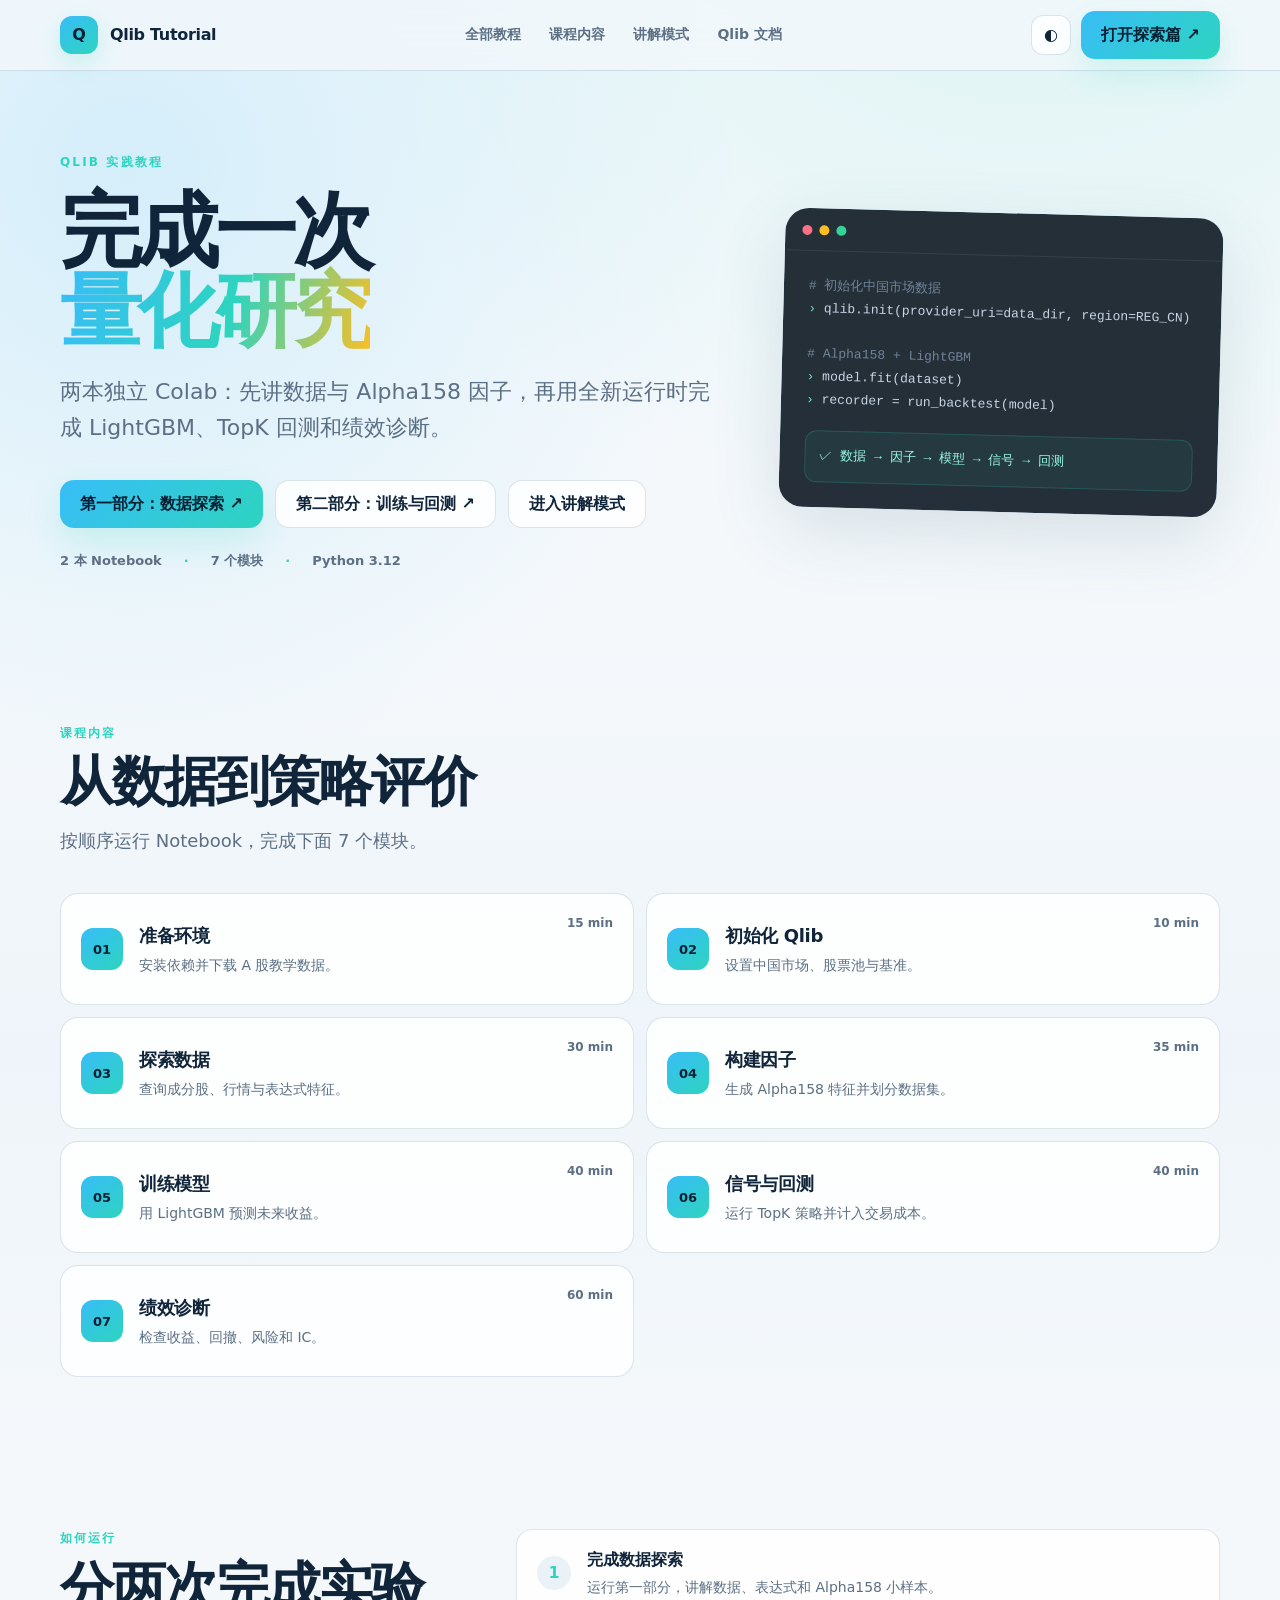
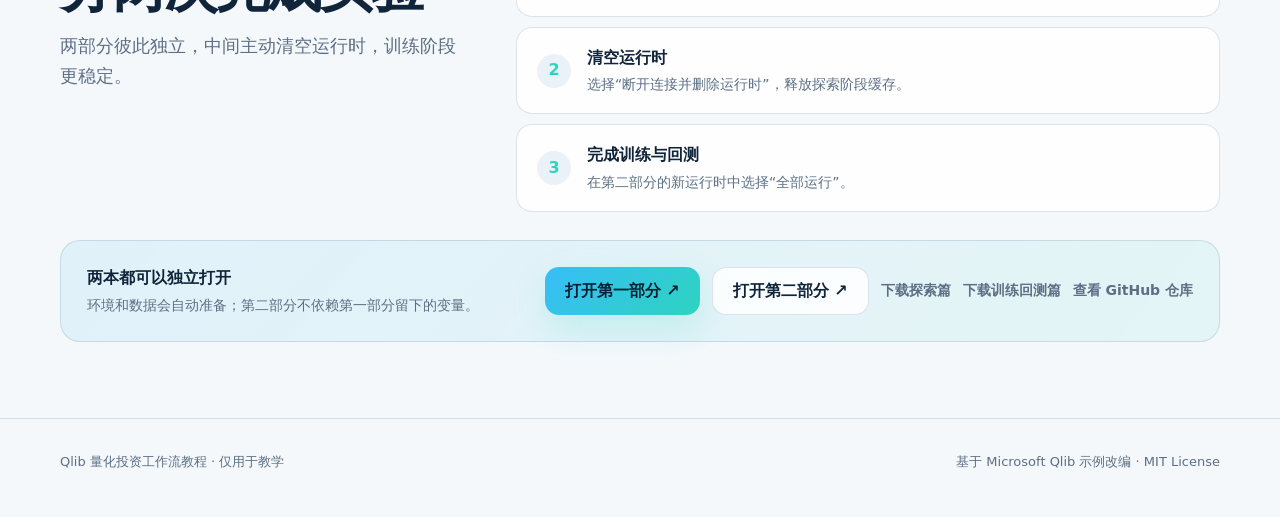
<file: docs/index.html>
<!doctype html>
<html lang="zh-CN" data-theme="light">
<head>
  <meta charset="utf-8">
  <meta name="viewport" content="width=device-width, initial-scale=1">
  <meta name="description" content="Qlib 量化投资工作流教程：在 Google Colab 中完成数据探索、因子构建、模型训练、回测与绩效分析。">
  <title>Qlib 量化投资工作流教程</title>
  <link rel="stylesheet" href="styles.css">
</head>
<body>
  <header class="site-header">
    <div class="shell nav-wrap">
      <a class="brand" href="#top" aria-label="返回首页">
        <span class="brand-mark">Q</span>
        <span>Qlib Tutorial</span>
      </a>
      <nav class="nav" data-nav aria-label="主导航">
        <a href="courses.html">全部教程</a>
        <a href="#modules">课程内容</a>
        <a href="tutorial.html?course=qlib">讲解模式</a>
        <a href="https://qlib.readthedocs.io/" target="_blank" rel="noopener noreferrer">Qlib 文档</a>
      </nav>
      <div class="nav-actions">
        <button class="icon-button" data-theme-toggle aria-label="切换明暗主题">◐</button>
        <a class="button button-primary" data-exploration-colab target="_self" href="#">打开探索篇 ↗</a>
        <button class="menu-button" data-menu-toggle aria-label="打开菜单" aria-expanded="false">☰</button>
      </div>
    </div>
  </header>

  <main id="top">
    <section class="hero">
      <div class="shell hero-grid">
        <div>
          <div class="eyebrow">Qlib 实践教程</div>
          <h1>完成一次<br><span class="gradient-text">量化研究</span></h1>
          <p class="lead">两本独立 Colab：先讲数据与 Alpha158 因子，再用全新运行时完成 LightGBM、TopK 回测和绩效诊断。</p>
          <div class="hero-actions">
            <a class="button button-primary" data-exploration-colab target="_self" href="#">第一部分：数据探索 ↗</a>
            <a class="button button-ghost" data-training-colab target="_self" href="#">第二部分：训练与回测 ↗</a>
            <a class="button button-ghost" href="tutorial.html?course=qlib">进入讲解模式</a>
          </div>
          <div class="hero-meta" aria-label="教程概况">
            <span>2 本 Notebook</span><span>7 个模块</span><span>Python 3.12</span>
          </div>
          <p class="deployment-hint" data-deployment-hint>当前为本地预览，尚未连接 GitHub 仓库；“在 Colab 中运行”会说明如何启用，下载是单独的操作。</p>
        </div>

        <div class="terminal-card" aria-label="Qlib 工作流代码示例">
          <div class="terminal-bar"><span class="dot"></span><span class="dot"></span><span class="dot"></span></div>
          <div class="terminal-body">
            <div><span class="comment"># 初始化中国市场数据</span></div>
            <div><span class="prompt">›</span> qlib.init(provider_uri=data_dir, region=REG_CN)</div>
            <br>
            <div><span class="comment"># Alpha158 + LightGBM</span></div>
            <div><span class="prompt">›</span> model.fit(dataset)</div>
            <div><span class="prompt">›</span> recorder = run_backtest(model)</div>
            <div class="terminal-result">✓ 数据 → 因子 → 模型 → 信号 → 回测</div>
          </div>
        </div>
      </div>
    </section>

    <section class="section section-alt" id="modules">
      <div class="shell">
        <div class="section-heading reveal">
          <div class="eyebrow">课程内容</div>
          <h2>从数据到策略评价</h2>
          <p>按顺序运行 Notebook，完成下面 7 个模块。</p>
        </div>
        <div class="module-list">
          <a class="module-item reveal" href="tutorial.html?course=qlib#module-1"><span class="module-number">01</span><div><h3>准备环境</h3><p>安装依赖并下载 A 股教学数据。</p></div><span class="module-time">15 min</span></a>
          <a class="module-item reveal" href="tutorial.html?course=qlib#module-2"><span class="module-number">02</span><div><h3>初始化 Qlib</h3><p>设置中国市场、股票池与基准。</p></div><span class="module-time">10 min</span></a>
          <a class="module-item reveal" href="tutorial.html?course=qlib#module-3"><span class="module-number">03</span><div><h3>探索数据</h3><p>查询成分股、行情与表达式特征。</p></div><span class="module-time">30 min</span></a>
          <a class="module-item reveal" href="tutorial.html?course=qlib#module-4"><span class="module-number">04</span><div><h3>构建因子</h3><p>生成 Alpha158 特征并划分数据集。</p></div><span class="module-time">35 min</span></a>
          <a class="module-item reveal" href="tutorial.html?course=qlib#module-5"><span class="module-number">05</span><div><h3>训练模型</h3><p>用 LightGBM 预测未来收益。</p></div><span class="module-time">40 min</span></a>
          <a class="module-item reveal" href="tutorial.html?course=qlib#module-6"><span class="module-number">06</span><div><h3>信号与回测</h3><p>运行 TopK 策略并计入交易成本。</p></div><span class="module-time">40 min</span></a>
          <a class="module-item reveal" href="tutorial.html?course=qlib#module-7"><span class="module-number">07</span><div><h3>绩效诊断</h3><p>检查收益、回撤、风险和 IC。</p></div><span class="module-time">60 min</span></a>
        </div>
      </div>
    </section>

    <section class="section" id="start">
      <div class="shell start-layout">
        <div class="section-heading reveal">
          <div class="eyebrow">如何运行</div>
          <h2>分两次完成实验</h2>
          <p>两部分彼此独立，中间主动清空运行时，训练阶段更稳定。</p>
        </div>
        <ol class="start-steps reveal">
          <li><span>1</span><div><strong>完成数据探索</strong><p>运行第一部分，讲解数据、表达式和 Alpha158 小样本。</p></div></li>
          <li><span>2</span><div><strong>清空运行时</strong><p>选择“断开连接并删除运行时”，释放探索阶段缓存。</p></div></li>
          <li><span>3</span><div><strong>完成训练与回测</strong><p>在第二部分的新运行时中选择“全部运行”。</p></div></li>
        </ol>
        <div class="start-actions reveal">
          <div>
            <strong>两本都可以独立打开</strong>
            <p>环境和数据会自动准备；第二部分不依赖第一部分留下的变量。</p>
          </div>
          <div class="hero-actions">
            <a class="button button-primary" data-exploration-colab target="_self" href="#">打开第一部分 ↗</a>
            <a class="button button-ghost" data-training-colab target="_self" href="#">打开第二部分 ↗</a>
            <a class="text-link" data-exploration-download href="#">下载探索篇</a>
            <a class="text-link" data-training-download href="#">下载训练回测篇</a>
            <a class="text-link" data-github-link href="#">查看 GitHub 仓库</a>
          </div>
        </div>
      </div>
    </section>
  </main>

  <footer class="site-footer">
    <div class="shell footer-row">
      <span>Qlib 量化投资工作流教程 · 仅用于教学</span>
      <span>基于 Microsoft Qlib 示例改编 · MIT License</span>
    </div>
  </footer>

  <dialog class="setup-dialog" data-colab-dialog aria-labelledby="colab-dialog-title">
    <button class="dialog-close" data-dialog-close aria-label="关闭">×</button>
    <div class="eyebrow">Colab link not configured</div>
    <h2 id="colab-dialog-title">还差一个 GitHub 仓库地址</h2>
    <p>Google Colab 不能直接读取电脑上的本地文件。Notebook 需要先放到公开的 GitHub 仓库，页面才能生成真正的“一键在 Colab 中运行”链接。</p>
    <ol>
      <li>将 <code>qlib_colab_tutorial</code> 推送到 GitHub；</li>
      <li>部署 <code>docs/</code> 为 GitHub Pages；</li>
      <li>再次点击按钮，即可自动跳转 Colab。</li>
    </ol>
    <div class="dialog-actions">
      <a class="button button-primary" data-exploration-download href="#">下载探索篇</a>
      <a class="button button-ghost" data-training-download href="#">下载训练回测篇</a>
      <button class="button button-ghost" data-dialog-close>知道了</button>
    </div>
  </dialog>

  <script src="site-config.js"></script>
  <script src="app.js"></script>
</body>
</html>
</file>
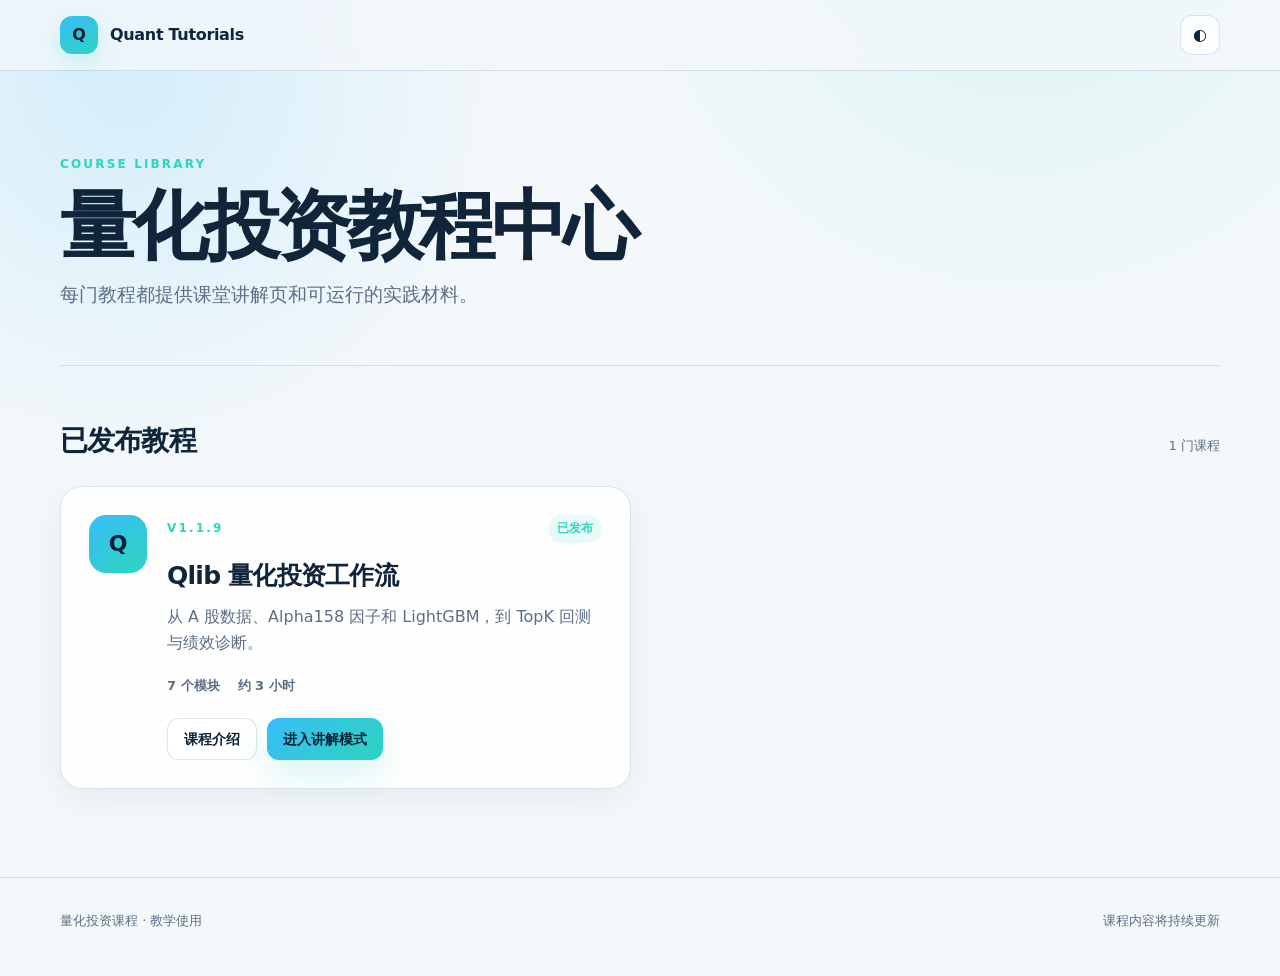
<file: docs/courses.html>
<!doctype html>
<html lang="zh-CN" data-theme="light">
<head>
  <meta charset="utf-8">
  <meta name="viewport" content="width=device-width, initial-scale=1">
  <meta name="description" content="量化投资课程教程中心：集中进入课程介绍、讲解模式与云端 Notebook。">
  <title>量化投资教程中心</title>
  <link rel="stylesheet" href="styles.css">
  <link rel="stylesheet" href="courses.css">
</head>
<body>
  <header class="site-header">
    <div class="shell nav-wrap">
      <a class="brand" href="courses.html" aria-label="教程中心首页"><span class="brand-mark">Q</span><span>Quant Tutorials</span></a>
      <div class="nav-actions"><button class="icon-button" data-theme-toggle aria-label="切换明暗主题">◐</button></div>
    </div>
  </header>

  <main class="catalog-main">
    <section class="catalog-intro shell">
      <div class="eyebrow">Course library</div>
      <h1>量化投资教程中心</h1>
      <p>每门教程都提供课堂讲解页和可运行的实践材料。</p>
    </section>

    <section class="shell catalog-section" aria-labelledby="published-title">
      <div class="catalog-heading"><h2 id="published-title">已发布教程</h2><span data-course-count>加载中…</span></div>
      <div class="course-grid" data-course-grid aria-live="polite">
        <div class="catalog-loading">正在读取课程目录…</div>
      </div>
    </section>
  </main>

  <footer class="site-footer"><div class="shell footer-row"><span>量化投资课程 · 教学使用</span><span>课程内容将持续更新</span></div></footer>
  <script src="app.js"></script>
  <script src="courses.js"></script>
</body>
</html>
</file>
<file: docs/styles.css>
:root {
  color-scheme: dark;
  --bg: #07111f;
  --bg-soft: #0c1929;
  --panel: rgba(14, 30, 48, 0.78);
  --panel-solid: #102137;
  --text: #edf6ff;
  --muted: #9fb0c5;
  --line: rgba(165, 207, 255, 0.14);
  --blue: #38bdf8;
  --cyan: #2dd4bf;
  --amber: #fbbf24;
  --purple: #a78bfa;
  --shadow: 0 24px 80px rgba(0, 0, 0, 0.32);
  --radius: 22px;
}

:root[data-theme="light"] {
  color-scheme: light;
  --bg: #f4f8fb;
  --bg-soft: #eaf2f8;
  --panel: rgba(255, 255, 255, 0.84);
  --panel-solid: #ffffff;
  --text: #10243a;
  --muted: #5c6f84;
  --line: rgba(20, 68, 105, 0.14);
  --shadow: 0 24px 70px rgba(53, 89, 116, 0.14);
}

* { box-sizing: border-box; }
html { scroll-behavior: smooth; }
body {
  margin: 0;
  min-width: 320px;
  background:
    radial-gradient(circle at 80% -10%, rgba(45, 212, 191, 0.13), transparent 30%),
    radial-gradient(circle at 10% 8%, rgba(56, 189, 248, 0.17), transparent 27%),
    var(--bg);
  color: var(--text);
  font: 16px/1.65 Inter, ui-sans-serif, system-ui, -apple-system, BlinkMacSystemFont, "Segoe UI", "Microsoft YaHei", sans-serif;
}
a { color: inherit; text-decoration: none; }
button { font: inherit; }
.shell { width: min(1160px, calc(100% - 40px)); margin: 0 auto; }

.site-header {
  position: sticky;
  top: 0;
  z-index: 20;
  border-bottom: 1px solid var(--line);
  background: color-mix(in srgb, var(--bg) 76%, transparent);
  backdrop-filter: blur(18px);
}
.nav-wrap { min-height: 70px; display: flex; align-items: center; justify-content: space-between; gap: 24px; }
.brand { display: flex; align-items: center; gap: 12px; font-weight: 760; letter-spacing: -0.02em; }
.brand-mark {
  width: 38px; height: 38px; display: grid; place-items: center; border-radius: 12px;
  background: linear-gradient(145deg, var(--blue), var(--cyan)); color: #042033; font-weight: 900;
  box-shadow: 0 8px 24px rgba(45, 212, 191, 0.22);
}
.nav { display: flex; align-items: center; gap: 28px; color: var(--muted); font-size: 14px; font-weight: 650; }
.nav a:hover { color: var(--text); }
.nav-actions { display: flex; gap: 10px; align-items: center; }
.icon-button, .menu-button {
  width: 40px; height: 40px; border: 1px solid var(--line); border-radius: 12px; color: var(--text);
  background: var(--panel); cursor: pointer;
}
.menu-button { display: none; }

.hero { padding: 82px 0 76px; position: relative; overflow: hidden; }
.hero-grid { display: grid; grid-template-columns: minmax(0, 1.2fr) minmax(320px, .8fr); gap: 64px; align-items: center; }
.eyebrow { color: var(--cyan); text-transform: uppercase; letter-spacing: .18em; font-size: 12px; font-weight: 800; }
h1 { margin: 18px 0 22px; max-width: 760px; font-size: clamp(44px, 7vw, 82px); line-height: .98; letter-spacing: -.055em; }
.gradient-text { background: linear-gradient(105deg, var(--blue), var(--cyan) 55%, var(--amber)); -webkit-background-clip: text; color: transparent; }
.lead { max-width: 680px; margin: 0; color: var(--muted); font-size: clamp(18px, 2.2vw, 22px); }
.hero-actions { display: flex; flex-wrap: wrap; gap: 12px; margin-top: 34px; }
.hero-meta { display: flex; flex-wrap: wrap; gap: 8px 22px; margin-top: 22px; color: var(--muted); font-size: 13px; font-weight: 700; }
.hero-meta span:not(:last-child)::after { content: "·"; margin-left: 22px; color: var(--cyan); }
.button {
  min-height: 48px; padding: 0 20px; display: inline-flex; align-items: center; justify-content: center; gap: 9px;
  border: 1px solid var(--line); border-radius: 14px; font-weight: 760; transition: transform .2s, box-shadow .2s, border-color .2s;
}
.button:hover { transform: translateY(-2px); border-color: rgba(56, 189, 248, .45); }
.button-primary { background: linear-gradient(135deg, var(--blue), var(--cyan)); color: #042033; border: 0; box-shadow: 0 14px 34px rgba(45, 212, 191, .18); }
.button-ghost { background: var(--panel); }
.text-link { align-self: center; color: var(--muted); font-size: 14px; font-weight: 700; }
.text-link:hover { color: var(--text); }
.deployment-hint { color: var(--muted); margin-top: 15px; font-size: 13px; }

.setup-dialog {
  width: min(580px, calc(100% - 32px));
  padding: 34px;
  border: 1px solid var(--line);
  border-radius: 24px;
  background: var(--panel-solid);
  color: var(--text);
  box-shadow: var(--shadow);
}
.setup-dialog::backdrop { background: rgba(3, 10, 18, .58); backdrop-filter: blur(5px); }
.setup-dialog h2 { margin: 10px 0 12px; font-size: 30px; letter-spacing: -.035em; }
.setup-dialog p, .setup-dialog li { color: var(--muted); }
.setup-dialog ol { padding-left: 22px; }
.setup-dialog code { padding: 2px 6px; border-radius: 6px; background: var(--bg-soft); }
.dialog-close {
  position: absolute; top: 14px; right: 16px; width: 36px; height: 36px; border: 1px solid var(--line);
  border-radius: 11px; background: transparent; color: var(--muted); cursor: pointer; font-size: 23px;
}
.dialog-actions { display: flex; flex-wrap: wrap; gap: 10px; margin-top: 24px; }

.terminal-card {
  border: 1px solid var(--line); border-radius: 24px; overflow: hidden; background: rgba(4, 14, 25, .86);
  box-shadow: var(--shadow); transform: rotate(1.5deg);
}
.terminal-bar { height: 42px; display: flex; align-items: center; gap: 7px; padding: 0 16px; border-bottom: 1px solid rgba(255,255,255,.08); }
.dot { width: 10px; height: 10px; border-radius: 50%; background: #fb7185; }
.dot:nth-child(2) { background: #fbbf24; }
.dot:nth-child(3) { background: #34d399; }
.terminal-body { padding: 24px; color: #c7d5e5; font: 13px/1.75 "Cascadia Code", "SFMono-Regular", Consolas, monospace; }
.terminal-body .prompt { color: #5eead4; }
.terminal-body .comment { color: #708399; }
.terminal-result { margin-top: 18px; padding: 14px; border: 1px solid rgba(45, 212, 191, .2); border-radius: 12px; background: rgba(45, 212, 191, .06); color: #99f6e4; }

.section { padding: 76px 0; }
.section-alt { background: linear-gradient(180deg, transparent, color-mix(in srgb, var(--bg-soft) 60%, transparent), transparent); }
.section-heading { max-width: 720px; margin-bottom: 38px; }
.section-heading h2 { margin: 10px 0 14px; font-size: clamp(34px, 4.5vw, 54px); line-height: 1.08; letter-spacing: -.04em; }
.section-heading p { color: var(--muted); margin: 0; font-size: 18px; }

.module-list { display: grid; grid-template-columns: repeat(2, minmax(0, 1fr)); gap: 12px; }
.module-item {
  min-height: 112px; padding: 20px; display: grid; grid-template-columns: 42px minmax(0, 1fr) auto; gap: 16px; align-items: center;
  border: 1px solid var(--line); border-radius: 18px; background: var(--panel); transition: transform .2s, border-color .2s;
}
.module-item:hover { transform: translateY(-2px); border-color: rgba(56, 189, 248, .4); }
.module-number { width: 42px; height: 42px; display: grid; place-items: center; border-radius: 12px; color: #052033; background: linear-gradient(145deg, var(--blue), var(--cyan)); font-size: 13px; font-weight: 850; }
.module-item h3 { margin: 0 0 3px; font-size: 18px; letter-spacing: -.02em; }
.module-item p { margin: 0; color: var(--muted); font-size: 14px; }
.module-time { align-self: start; color: var(--muted); font-size: 12px; font-weight: 700; white-space: nowrap; }

.start-layout { display: grid; grid-template-columns: .72fr 1.28fr; gap: 28px 60px; align-items: start; }
.start-layout .section-heading { margin-bottom: 0; }
.start-steps { list-style: none; margin: 0; padding: 0; display: grid; gap: 10px; }
.start-steps li { padding: 17px 20px; display: flex; gap: 16px; align-items: center; border: 1px solid var(--line); border-radius: 16px; background: var(--panel); }
.start-steps li > span { flex: 0 0 34px; height: 34px; display: grid; place-items: center; border-radius: 50%; background: var(--bg-soft); color: var(--cyan); font-weight: 850; }
.start-steps strong { display: block; }
.start-steps p { margin: 2px 0 0; color: var(--muted); font-size: 14px; }
.start-actions { grid-column: 1 / -1; padding: 24px 26px; display: flex; justify-content: space-between; align-items: center; gap: 24px; border: 1px solid var(--line); border-radius: 20px; background: linear-gradient(130deg, rgba(56,189,248,.1), rgba(45,212,191,.08)); }
.start-actions p { margin: 3px 0 0; color: var(--muted); font-size: 14px; }
.start-actions .hero-actions { margin-top: 0; align-items: center; }
.site-footer { padding: 32px 0 44px; border-top: 1px solid var(--line); color: var(--muted); font-size: 13px; }
.footer-row { display: flex; justify-content: space-between; gap: 24px; }

.reveal { opacity: 0; transform: translateY(18px); transition: opacity .65s ease, transform .65s ease; }
.reveal.is-visible { opacity: 1; transform: none; }

@media (max-width: 900px) {
  .hero-grid, .start-layout { grid-template-columns: 1fr; }
  .hero { padding-top: 68px; }
  .terminal-card { max-width: 620px; transform: none; }
  .start-actions { grid-column: auto; }
}

@media (max-width: 700px) {
  .shell { width: min(100% - 28px, 1160px); }
  .menu-button { display: inline-grid; place-items: center; }
  .nav {
    position: absolute; left: 14px; right: 14px; top: 62px; display: none; flex-direction: column; align-items: stretch;
    padding: 18px; border: 1px solid var(--line); border-radius: 16px; background: var(--panel-solid); box-shadow: var(--shadow);
  }
  .nav.is-open { display: flex; }
  .nav-actions .button { display: none; }
  .module-list { grid-template-columns: 1fr; }
  .module-item { grid-template-columns: 42px minmax(0, 1fr); }
  .module-time { display: none; }
  .start-actions { align-items: flex-start; flex-direction: column; }
  .footer-row { flex-direction: column; }
}
</file>
<file: docs/courses.css>
.catalog-main { min-height: calc(100vh - 140px); }
.catalog-intro { padding: 84px 0 54px; border-bottom: 1px solid var(--line); }
.catalog-intro h1 { margin: 14px 0 16px; font-size: clamp(46px, 7vw, 76px); }
.catalog-intro p { max-width: 620px; margin: 0; color: var(--muted); font-size: 19px; }
.catalog-section { padding: 52px 0 88px; }
.catalog-heading { display: flex; justify-content: space-between; align-items: baseline; gap: 20px; margin-bottom: 22px; }
.catalog-heading h2 { margin: 0; font-size: 28px; letter-spacing: -.03em; }
.catalog-heading span { color: var(--muted); font-size: 13px; }
.course-grid { display: grid; grid-template-columns: repeat(2, minmax(0, 1fr)); gap: 18px; }
.course-card { padding: 28px; display: grid; grid-template-columns: 58px minmax(0, 1fr); gap: 20px; border: 1px solid var(--line); border-radius: 22px; background: var(--panel); box-shadow: 0 10px 34px rgba(0,0,0,.06); }
.course-card-mark { width: 58px; height: 58px; display: grid; place-items: center; border-radius: 17px; background: linear-gradient(145deg, var(--blue), var(--cyan)); color: #042033; font-size: 22px; font-weight: 900; }
.course-card-top { display: flex; justify-content: space-between; align-items: center; gap: 16px; }
.course-status { padding: 4px 9px; border-radius: 999px; background: rgba(45,212,191,.11); color: var(--cyan); font-size: 12px; font-weight: 800; }
.course-card h3 { margin: 12px 0 8px; font-size: 25px; letter-spacing: -.03em; }
.course-card p { margin: 0; color: var(--muted); }
.course-meta { display: flex; flex-wrap: wrap; gap: 8px 18px; margin-top: 18px; color: var(--muted); font-size: 13px; font-weight: 700; }
.course-actions { display: flex; flex-wrap: wrap; gap: 10px; margin-top: 22px; }
.course-actions .button { min-height: 42px; padding: 0 16px; border-radius: 12px; font-size: 14px; }
.catalog-loading, .catalog-error { grid-column: 1 / -1; padding: 32px; border: 1px solid var(--line); border-radius: 18px; background: var(--panel); color: var(--muted); }
.catalog-error { border-left: 4px solid #fb7185; }

@media (max-width: 760px) {
  .catalog-intro { padding-top: 62px; }
  .course-grid { grid-template-columns: 1fr; }
  .course-card { grid-template-columns: 48px minmax(0, 1fr); padding: 22px; gap: 15px; }
  .course-card-mark { width: 48px; height: 48px; border-radius: 14px; font-size: 18px; }
}

@media (max-width: 440px) {
  .course-card { grid-template-columns: 1fr; }
  .course-card-top { align-items: flex-start; flex-direction: column-reverse; }
}
</file>
